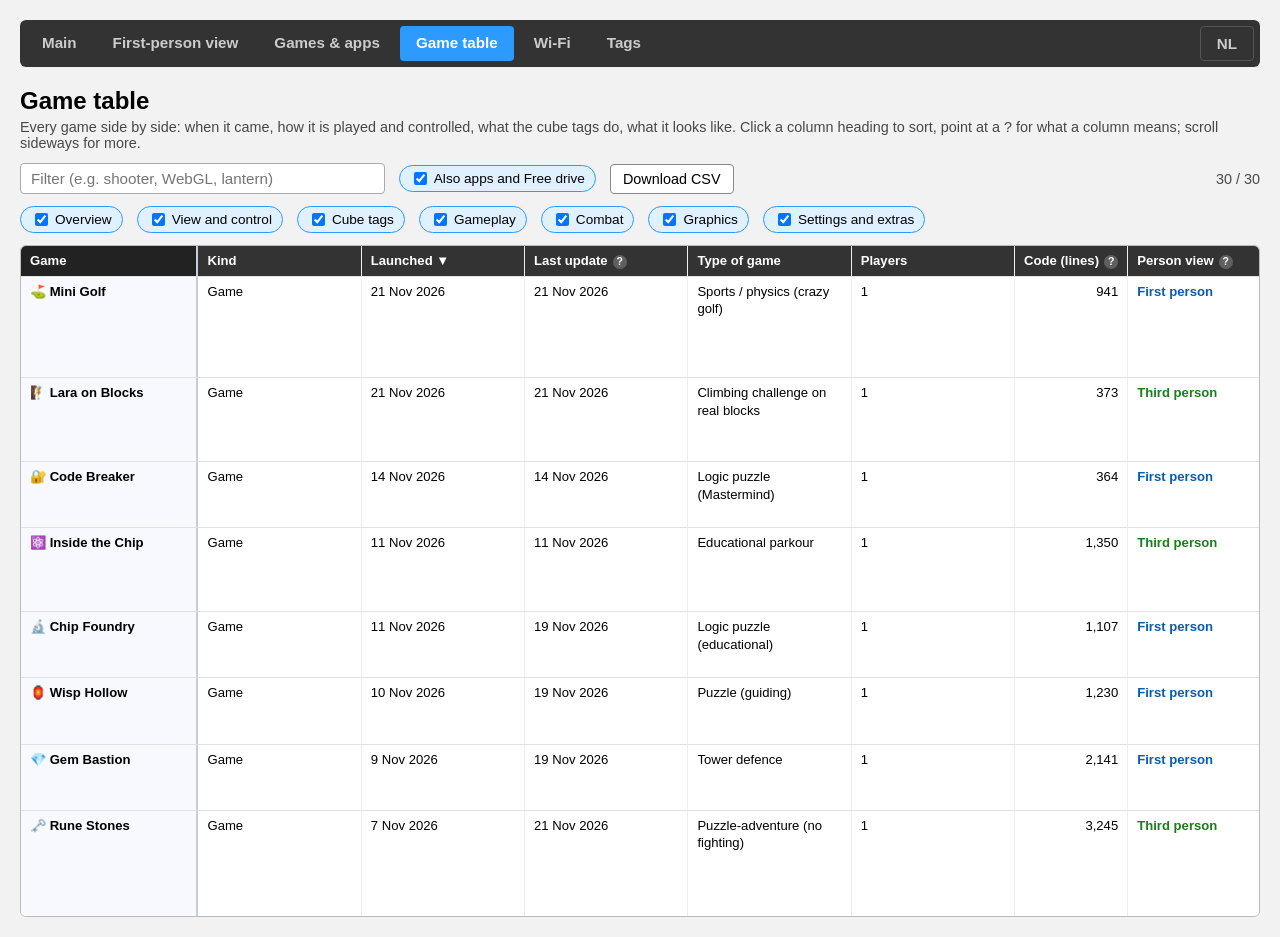
<file: Firmware/Robot_ESP32_C5_IDF/main/littlefs_image/gametable.html>
<!DOCTYPE html>
<html>
<head>
  <meta charset="UTF-8">
  <meta name="viewport" content="width=device-width, initial-scale=1">
  <title>LynXP game table</title>
  <link rel="stylesheet" href="style.css">
  <script src="i18n.js"></script>
  <style>
    body.gametable-page { align-items: stretch; }
    .gt-main { width: 100%; box-sizing: border-box; display: flex; flex-direction: column; gap: 12px; }
    .gt-head h2 { margin: 0 0 4px; }
    .gt-dim { opacity: 0.7; font-size: 0.9em; margin: 0; }
    .gt-bar { display: flex; flex-wrap: wrap; gap: 8px 14px; align-items: center; }
    .gt-bar input[type="search"] { padding: 6px 10px; border: 1px solid #aaa; border-radius: 4px; flex: 1 1 14em; max-width: 24em; min-width: 12em; font-size: 0.95rem; }
    .gt-chip { display: inline-flex; align-items: center; gap: 4px; background: #fff; border: 1px solid #bbb; border-radius: 14px; padding: 3px 10px; font-size: 0.85rem; cursor: pointer; user-select: none; }
    .gt-chip:has(input:checked) { background: #dff0ff; border-color: #2c9aff; }
    .gt-count { margin-left: auto; opacity: 0.7; font-size: 0.9em; }
    .gt-btn { flex: none; min-width: 0; min-height: 0; padding: 6px 12px; border: 1px solid #888; background: #fff; border-radius: 4px; cursor: pointer; font-size: 0.9rem; }
    .gt-btn:hover { background: #eef; }
    .gt-scroll { overflow: auto; max-height: calc(100vh - 230px); min-height: 240px; border: 1px solid #bbb; border-radius: 6px; background: #fff; }
    table.gt { border-collapse: separate; border-spacing: 0; font-size: 0.82rem; line-height: 1.35; }
    .gt th, .gt td { padding: 6px 9px; border-bottom: 1px solid #e2e2e2; border-right: 1px solid #eee; vertical-align: top; text-align: left; min-width: 11em; max-width: 19em; }
    .gt td.wide { min-width: 22em; max-width: 30em; }
    .gt th { position: sticky; top: 0; z-index: 2; background: #333; color: #fff; cursor: pointer; white-space: nowrap; user-select: none; }
    .gt th:hover { background: #444; }
    .gt th.num, .gt td.num { text-align: right; min-width: 5em; }
    .gt td.dots { white-space: nowrap; letter-spacing: 2px; color: #2c6fbf; min-width: 8em; }
    .gt .first { position: sticky; left: 0; z-index: 1; background: #f7f9ff; font-weight: bold; white-space: nowrap; min-width: 12em; border-right: 2px solid #c4cde0; }
    .gt th.first { z-index: 3; background: #222; }
    .gt tbody tr:hover td { background: #fffbe0; }
    .gt tbody tr:hover td.first { background: #fff4b8; }
    .gt td.is-app { font-weight: normal; font-style: italic; }
    .gt td[data-chip="first"] { color: #0b5cad; font-weight: bold; }
    .gt td[data-chip="third"] { color: #1a7f1a; font-weight: bold; }
    .gt td.empty { text-align: center; padding: 30px; }
    .gt-help { display: inline-block; margin-left: 5px; width: 1.35em; height: 1.35em; line-height: 1.35em; text-align: center; border-radius: 50%; background: rgba(255,255,255,0.22); font-size: 0.8em; font-weight: bold; cursor: help; }
    .gt-help:hover, .gt-help:focus { background: #2c9aff; outline: none; }
    .gt-tip { position: fixed; z-index: 20; max-width: 22em; background: #222; color: #fff; padding: 9px 12px; border-radius: 6px; font-size: 0.85rem; line-height: 1.4; box-shadow: 0 3px 12px rgba(0,0,0,0.4); pointer-events: none; }
  </style>
</head>
<body class="gametable-page">
  <nav class="top-nav">
    <a href="/" class="nav-link">Main</a>
    <a href="/cam" class="nav-link">First-person view</a>
    <a href="/games" class="nav-link">Games &amp; apps</a>
    <a href="/gametable.html" class="nav-link active">Game table</a>
    <a href="/wifi" class="nav-link">Wi-Fi</a>
    <a href="/tags" class="nav-link">Tags</a>
  </nav>

  <main class="gt-main">
    <div class="gt-head">
      <h2>Game table</h2>
      <p class="gt-dim">Every game side by side: when it came, how it is played and controlled, what the cube tags do, what it looks like. Click a column heading to sort, point at a ? for what a column means; scroll sideways for more.</p>
    </div>

    <div class="gt-bar">
      <input type="search" id="filter" placeholder="Filter (e.g. shooter, WebGL, lantern)" autocomplete="off">
      <label class="gt-chip"><input type="checkbox" id="showApps"> Also apps and Free drive</label>
      <button type="button" class="gt-btn" id="csvBtn">Download CSV</button>
      <span class="gt-count" id="count"></span>
    </div>
    <div class="gt-bar" id="groups"></div>

    <div class="gt-scroll" id="scroller"><table class="gt" id="matrix"></table></div>

  </main>

  <script src="lynx_common.js"></script>
  <script src="games_table_dates.js"></script>
  <script src="gametable.js"></script>
</body>
</html>
</file>
<file: Firmware/Robot_ESP32_C5_IDF/main/littlefs_image/style.css>
body {
  font-family: sans-serif;
  background: #f2f2f2;
  margin: 0;
  padding: 20px;
  display: flex;
  flex-direction: column;
  align-items: center;
}

.top-nav {
  width: 100%;
  box-sizing: border-box;
  display: flex;
  gap: 4px;
  background: #333;
  border-radius: 6px;
  padding: 6px;
  margin-bottom: 20px;
}

.nav-link {
  color: #ccc;
  text-decoration: none;
  padding: 8px 16px;
  border-radius: 4px;
  font-weight: bold;
  font-size: 0.95rem;
}

.nav-link:hover {
  background: #444;
  color: #fff;
}

.nav-link.active {
  background: #2c9aff;
  color: #fff;
}

/* the EN / NL button (i18n.js): at the right end of the top bar */
button.nav-link.lang-btn {
  flex: none;
  min-width: 0;
  min-height: 0;
  margin-left: auto;
  background: none;
  border: 1px solid #555;
  cursor: pointer;
  font-family: inherit;
}
button.nav-link.lang-btn:hover {
  background: #444;
}

/* --- Cam page: fullscreen webcam viewer (overrides the dashboard body's
   centered/padded layout, since this page is just the stream - no nav bar,
   an overlay button substitutes for it so the stream can use the full
   viewport) --- */

body.cam-body {
  padding: 0;
  /* 100vh sizes to the viewport as if the browser's address bar were
     never there, so on mobile Chrome (before the bar auto-hides on
     scroll) the page is taller than what's actually visible and the
     bottom - the webcam frame and map overlay - gets clipped. 100dvh
     tracks the REAL visible viewport as the address bar shows/hides.
     The plain 100vh above stays as a fallback for browsers that don't
     recognize dvh (an unsupported value is simply ignored, leaving the
     first declaration in effect). */
  height: 100vh;
  height: 100dvh;
  box-sizing: border-box;
  align-items: stretch;
}

.cam-fullscreen {
  position: relative;
  flex: 1;
  background: #000;
  display: flex;
  align-items: center;
  justify-content: center;
  overflow: hidden;
  /* a long press (holding a button, the shield) is not "select this text":
     no selection, no Copy / Select all / Share menu */
  -webkit-user-select: none;
  user-select: none;
  -webkit-touch-callout: none;
}
.cam-fullscreen input,
.cam-fullscreen textarea,
.cam-fullscreen select {
  -webkit-user-select: auto;
  user-select: auto;
}
/* the game's touch buttons: no browser gestures (scroll, zoom) on them */
.game-touch-ui .cam-overlay-btn {
  touch-action: none;
}

.cam-overlay-btn {
  display: block;
  color: #fff;
  text-decoration: none;
  background: rgba(255, 255, 255, 0.08);
  padding: 8px 16px;
  border: none;
  border-radius: 4px;
  font-family: inherit;
  font-weight: bold;
  font-size: 0.95rem;
  text-align: left;
  /* Reset the app-wide `button { ... }` sizing (min 90x60px touch targets)
     for this small overlay control - only matters for the fullscreen
     button, which is a <button>; the "Main" link is an <a> and was never
     affected, but resetting both keeps them visually identical. */
  min-width: auto;
  min-height: auto;
  cursor: pointer;
}

.cam-overlay-btn:hover {
  background: rgba(255, 255, 255, 0.2);
}

/* Menu panel: every clickable button on this page (Main, Fullscreen, Cam
   settings, and whatever gets added later) lives inside this one
   collapsible <details> in the top-left corner, rather than each getting
   its own permanently-visible overlay button scattered around the frame -
   keeps the live camera view uncluttered as more get added over time. */
.cam-menu-panel {
  position: absolute;
  top: 10px;
  left: 10px;
  z-index: 10;
}

.cam-menu-panel > summary {
  display: inline-flex;
  align-items: center;
  color: #fff;
  background: rgba(0, 0, 0, 0.3);
  padding: 8px 16px;
  border-radius: 4px;
  font-weight: bold;
  font-size: 0.95rem;
  cursor: pointer;
  list-style: none;
}

.cam-menu-panel > summary:hover {
  background: rgba(0, 0, 0, 0.55);
}

.cam-menu-panel > summary::-webkit-details-marker {
  display: none;
}

.cam-menu-panel > summary::before {
  content: "\25B6";
  display: inline-block;
  margin-right: 6px;
  transition: transform 0.15s ease;
}

.cam-menu-panel[open] > summary::before {
  transform: rotate(90deg);
}

.cam-menu-panel-body {
  display: flex;
  flex-direction: column;
  gap: 4px;
  margin-top: 4px;
  background: rgba(0, 0, 0, 0.3);
  border-radius: 4px;
  padding: 6px;
}

/* The Menu panel in two columns: a phone held sideways isn't tall enough for
   all its buttons in one. The game/app choice and the gamepad line span
   both; still too tall, it scrolls rather than run off the screen. */
#camMenuPanel .cam-menu-panel-body {
  display: grid;
  grid-template-columns: repeat(2, auto);
  max-height: calc(100vh - 70px);
  max-height: calc(100dvh - 70px);
  overflow-y: auto;
}

#camMenuPanel .cam-mode-label,
#camMenuPanel .cam-gamepad-status {
  grid-column: 1 / -1;
}

/* Second instance of the same collapsible-panel pattern, anchored to the
   opposite corner so it doesn't stack on top of the Menu panel -- e.g. the
   "Overlays" panel. */
.cam-menu-panel-right {
  left: auto;
  right: 10px;
}

/* Toggle switch: a standard checkbox visually restyled as a sliding switch
   (the checkbox itself stays in the DOM/tab order for accessibility, just
   visually hidden) -- used for on/off overlay settings instead of the
   plain checkboxes the Main page uses, to fit this page's touch-oriented,
   large-target overlay-button look. */
.cam-toggle-switch {
  display: flex;
  align-items: center;
  gap: 8px;
  color: #fff;
  font-weight: bold;
  font-size: 0.95rem;
  padding: 8px 10px;
  cursor: pointer;
  user-select: none;
}

.cam-toggle-switch input {
  position: absolute;
  opacity: 0;
  width: 0;
  height: 0;
}

.cam-toggle-slider {
  position: relative;
  flex-shrink: 0;
  width: 38px;
  height: 22px;
  background: rgba(255, 255, 255, 0.25);
  border-radius: 11px;
  transition: background 0.15s ease;
}

.cam-toggle-slider::before {
  content: "";
  position: absolute;
  top: 2px;
  left: 2px;
  width: 18px;
  height: 18px;
  background: #fff;
  border-radius: 50%;
  transition: transform 0.15s ease;
}

.cam-toggle-switch input:checked + .cam-toggle-slider {
  background: #2c9aff;
}

.cam-toggle-switch input:checked + .cam-toggle-slider::before {
  transform: translateX(16px);
}

/* The Overlays panel's switches, compact: there are more of them than a phone
   held sideways has room for at full size (Free drive adds four). Still too
   tall, the panel scrolls. */
#camOverlaysPanel .cam-menu-panel-body {
  gap: 0;
  max-height: calc(100vh - 70px);
  max-height: calc(100dvh - 70px);
  overflow-y: auto;
}

#camOverlaysPanel .cam-toggle-switch {
  padding: 3px 8px;
  gap: 6px;
  font-size: 0.85rem;
}

#camOverlaysPanel .cam-toggle-slider {
  width: 28px;
  height: 16px;
  border-radius: 8px;
}

#camOverlaysPanel .cam-toggle-slider::before {
  width: 12px;
  height: 12px;
}

#camOverlaysPanel .cam-toggle-switch input:checked + .cam-toggle-slider::before {
  transform: translateX(12px);
}

/* a slider in the Overlays panel (the floors' and walls' opacity) */
.cam-range {
  display: flex;
  align-items: center;
  gap: 6px;
  color: #fff;
  font-weight: bold;
  font-size: 0.85rem;
  padding: 3px 8px;
}

.cam-range input {
  width: 80px;
  accent-color: #2c9aff;
}

.cam-range span:last-child {
  min-width: 3em;
  text-align: right;
}

#camOverlaysPanel .cam-overlay-btn {
  margin-top: 4px;
}

.cam-toggle-switch input:focus-visible + .cam-toggle-slider {
  outline: 2px solid #fff;
  outline-offset: 2px;
}

/* Force-landscape: overlays a rotate prompt on touchscreens held in
   portrait (the camera view keeps rendering underneath, dimmed, rather
   than being hidden entirely) and disables the floating touch joysticks
   (see setupCamTouchControls()'s own check) -- a tall/narrow layout was
   never designed for driving via those joysticks, but there's no reason to
   hide the stream itself while the user rotates. Scoped to touch devices
   specifically (hover:none + pointer:coarse) so a desktop browser window
   that happens to be taller than it is wide never triggers this - only
   phones/tablets do. */
.cam-rotate-prompt {
  display: none;
}

@media (orientation: portrait) and (hover: none) and (pointer: coarse) {
  .cam-rotate-prompt {
    display: flex;
    position: fixed;
    inset: 0;
    z-index: 1000;
    background: rgba(0, 0, 0, 0.75);
    color: #fff;
    align-items: center;
    justify-content: center;
    text-align: center;
    font: 1.1rem sans-serif;
    padding: 40px;
    box-sizing: border-box;
  }
}

.cam-map-overlay {
  /* No background/border-radius/border here anymore -- the round map
     background and its border are now drawn on the canvas itself (see
     cam.js's initMapOverlay), specifically so an out-of-range waypoint's
     arrow can be positioned a few px past the drawn circle's edge without
     being discarded: a canvas can only ever render within its own pixel
     buffer bounds regardless of CSS, so the element is sized bigger than
     the visible circle to leave it room to do that. */
  position: absolute;
  bottom: 10px;
  left: 10px;
}

.cam-floor-grid {
  position: absolute;
  top: 0;
  left: 0;
  width: 100%;
  height: 100%;
  pointer-events: none;
}

.cam-fullscreen img {
  /* width/height 100% (not max-width/max-height) so a low-resolution
     stream - run deliberately low-res to minimize latency - is scaled UP
     to fill the viewport rather than displayed at its native pixel size;
     object-fit keeps the aspect ratio intact instead of stretching it. */
  width: 100%;
  height: 100%;
  object-fit: contain;
}

.cam-status {
  position: absolute;
  bottom: 10px;
  left: 10px;
  color: #fff;
  background: rgba(0, 0, 0, 0.6);
  padding: 6px 10px;
  border-radius: 4px;
  font-size: 0.85rem;
}

/* Standalone action button (not tucked in a collapsible panel like Main/
   Fullscreen/Cam settings) -- it's the one thing on this page meant to be
   pressed often and immediately, so it stays permanently visible rather
   than costing an extra tap to reveal each time. */
.cam-fireball-btn {
  position: absolute;
  bottom: 10px;
  right: 10px;
  z-index: 10;
}

/* Floating touch joysticks (see setupCamTouchControls() in cam.js) --
   invisible until the user actually touches down, then appear centered on
   the touch point, same "floating stick" convention as mobile FPS games
   (PUBG Mobile, COD Mobile etc.) rather than a fixed on-screen control:
   comfortable to reach with a thumb from anywhere in its half of the
   screen, with no permanent visual clutter over the camera view.
   pointer-events:none -- the actual touch handling is on the fullscreen
   container itself (so a drag can range further than the visual base
   without losing the touch), these are purely visual feedback. */
.cam-floating-joystick-base {
  position: absolute;
  width: 140px;
  height: 140px;
  margin-left: -70px;
  margin-top: -70px;
  border-radius: 50%;
  background: rgba(255, 255, 255, 0.12);
  border: 2px solid rgba(255, 255, 255, 0.35);
  pointer-events: none;
  z-index: 20;
}

/* Left (drive/strafe) stays neutral white; right (look) tinted teal to
   match the camera-control joystick's color on the Main page. */
.cam-floating-joystick-base-right {
  border-color: rgba(22, 160, 133, 0.6);
}

.cam-floating-joystick-knob {
  position: absolute;
  width: 64px;
  height: 64px;
  left: 50%;
  top: 50%;
  transform: translate(-50%, -50%);
  border-radius: 50%;
  background: rgba(255, 255, 255, 0.5);
}

.cam-floating-joystick-base-right .cam-floating-joystick-knob {
  background: rgba(22, 160, 133, 0.75);
}

/* Only added by JS on detected touch devices (setupCamTouchControls() in
   cam.js) -- disables the browser's own scroll/pinch-zoom gestures within
   the camera view so a drag is captured as joystick input instead. */
.cam-touch-controls-active {
  touch-action: none;
}

.container {
  display: flex;
  gap: 40px;
  flex-wrap: wrap;
}

.panel-column {
  display: flex;
  flex-direction: column;
  gap: 10px;
  width: 320px;
  min-height: 60px;
}

/* Narrow viewports (phone in landscape, small windows): the 320px columns
   themselves are left alone (shrinking them would cramp panel contents),
   but the 40px body padding + inter-column gap is generous desktop
   spacing that alone is often the difference between 1 and 2 columns
   fitting. Two 320px columns + this tighter spacing fit down to about
   664px of viewport width, covering essentially all phones in landscape. */
@media (max-width: 900px) {
  body {
    padding: 8px;
  }

  .top-nav {
    margin-bottom: 8px;
    flex-wrap: wrap; /* (six links and the language button: on a phone, two rows) */
  }

  .nav-link {
    padding: 6px 10px;
    font-size: 0.85rem;
  }

  .container {
    gap: 8px;
  }
}

.reboot-notice {
  box-sizing: border-box;
  background: #fff3cd;
  border: 1px solid #e0a800;
  color: #664d03;
  padding: 10px 14px;
  border-radius: 6px;
  font-size: 0.9rem;
  margin-bottom: 20px;
  cursor: pointer;
}

.reboot-notice:hover {
  background: #ffe8a1;
}

.reboot-notice-dismiss {
  font-size: 0.8rem;
  text-decoration: underline;
  white-space: nowrap;
}

.reboot-reason-display {
  font-size: 0.85rem;
  color: #444;
  margin-bottom: 8px;
}

.form-group {
  margin-top: 10px;
}

.form-group h4 {
  margin: 15px 0 8px 0;
}

.panel {
  border: 2px solid #333;
  border-radius: 6px;
  background-color: #f9f9f9;
}

.panel > summary {
  display: flex;
  align-items: center;
  font-weight: bold;
  font-size: 1.1em;
  cursor: pointer;
  padding: 10px;
  list-style: none;
}

.panel-drag-handle {
  width: 16px;
  height: 18px;
  margin-left: auto;
  padding-left: 12px;
  flex-shrink: 0;
  cursor: grab;
  position: relative;
}

.panel-drag-handle::before {
  content: "";
  position: absolute;
  top: 2px;
  left: 12px;
  width: 4px;
  height: 4px;
  border-radius: 50%;
  background: #888;
  box-shadow:
    0 6px 0 #888,
    0 12px 0 #888,
    8px 0 0 #888,
    8px 6px 0 #888,
    8px 12px 0 #888;
}

.panel.panel-dragging {
  opacity: 0.5;
}

body.panel-drag-active {
  cursor: grabbing;
  user-select: none;
  -webkit-user-select: none;
}

body.panel-drag-active .panel-drag-handle {
  cursor: grabbing;
}

body.layout-locked .panel-drag-handle {
  cursor: not-allowed;
  opacity: 0.35;
}

.panel > summary::-webkit-details-marker {
  display: none;
}

.panel > summary::before {
  content: "\25B6";
  display: inline-block;
  margin-right: 6px;
  transition: transform 0.15s ease;
}

.panel[open] > summary::before {
  transform: rotate(90deg);
}

.panel-body {
  padding: 0 10px 10px 10px;
}

.panel-body h4 {
  margin: 10px 0 8px 0;
}

.checkbox-group label {
  display: flex;
  align-items: flex-start;
  gap: 6px;
  margin-bottom: 6px;
}

.checkbox-group label input[type="checkbox"] {
  flex-shrink: 0;
  margin-top: 3px;
}

.inline-group {
  display: flex;
  align-items: center;
  gap: 8px;
}

.inline-group label {
  min-width: 90px;
}

.inline-group input {
  width: 90px;
}

input[type="number"] {
  width: 90px;
  padding: 4px;
}

select {
  width: 100%;
  box-sizing: border-box;
  padding: 5px;
  font-size: 1rem;
}

.slider-group {
  display: flex;
  flex-direction: column;
  gap: 8px;
  margin-top: 15px;
}

.slider-group input[type="range"] {
  width: 100%;
}

.joystick-container {
  width: 220px;
  height: 220px;
  background-color: #eee;
  /* Horizontal/vertical/diagonal guide lines through the center, as a
     driving aid (e.g. keeping the knob on the vertical line drives
     straight, on the horizontal line turns on the spot). Background-image
     rather than an SVG/canvas overlay so it's a single declarative layer
     that #joystickContainer2 doesn't need to redraw, just recolor. */
  background-image:
    linear-gradient(to right, transparent calc(50% - 1px), rgba(0, 0, 0, 0.18) calc(50% - 1px), rgba(0, 0, 0, 0.18) calc(50% + 1px), transparent calc(50% + 1px)),
    linear-gradient(to bottom, transparent calc(50% - 1px), rgba(0, 0, 0, 0.18) calc(50% - 1px), rgba(0, 0, 0, 0.18) calc(50% + 1px), transparent calc(50% + 1px)),
    linear-gradient(45deg, transparent calc(50% - 1px), rgba(0, 0, 0, 0.14) calc(50% - 1px), rgba(0, 0, 0, 0.14) calc(50% + 1px), transparent calc(50% + 1px)),
    linear-gradient(-45deg, transparent calc(50% - 1px), rgba(0, 0, 0, 0.14) calc(50% - 1px), rgba(0, 0, 0, 0.14) calc(50% + 1px), transparent calc(50% + 1px));
  border: 2px solid #aaa;
  border-radius: 50%;
  position: relative;
  margin: 20px auto;
  touch-action: none;
  -webkit-touch-callout: none;
  -webkit-user-select: none;
  user-select: none;
}

.joystick-container.active {
  border-color: #2c9aff;
  box-shadow: 0 0 10px rgba(44, 154, 255, 0.8);
}

.joystick-knob {
  width: 60px;
  height: 60px;
  background: #444;
  border-radius: 50%;
  position: absolute;
  top: 50%;
  left: 50%;
  transform: translate(-50%, -50%);
  touch-action: none;
  -webkit-touch-callout: none;
  -webkit-user-select: none;
  user-select: none;
}

/* Control-frame joystick: tinted purple to match its purple reference arrow
   on the map, and to be visually distinct at a glance from the motor
   joystick above -- same size/shape, different behavior (field-oriented
   relative to a rotatable frame rather than direct per-wheel drive), so the
   two are easy to mix up otherwise. */
#joystickContainer2 {
  background-color: #f2e9f7;
  border-color: #9b59b6;
}

#joystickContainer2.active {
  border-color: #8e44ad;
  box-shadow: 0 0 10px rgba(142, 68, 173, 0.8);
}

#joystickKnob2 {
  background: #8e44ad;
}

/* Camera control joystick: X axis rotates the control frame (same
   proportional control the old horizontal drag strip had -- center is
   stopped, edges are the robot's full physical spin speed), Y axis sets the
   tilt angle directly and holds it on release. Teal-tinted, distinct from
   the motor joystick (default gray) and the control-frame joystick (purple)
   above, since it combines a rate control and a position control in one
   widget -- worth flagging visually as its own thing. */
.camera-control-joystick {
  background-color: #e0f5f2;
  border-color: #16a085;
}

.camera-control-joystick.active {
  border-color: #117a65;
  box-shadow: 0 0 10px rgba(17, 122, 101, 0.8);
}

#cameraControlKnob {
  background: #117a65;
}

.camera-control-caption {
  font-size: 0.8rem;
  color: #666;
  text-align: center;
  margin: -10px auto 10px;
  max-width: 220px;
}

.lab1-buttons {
  display: flex;
  gap: 10px;
  margin-top: 10px;
}

.lab2-buttons {
  display: grid;
  grid-template-columns: 1fr 1fr;
  gap: 10px;
  margin-top: 10px;
}

.action-buttons {
  display: grid;
  grid-template-columns: 1fr 1fr;
  gap: 10px;
  margin-top: 10px;
}

.lab1-buttons.active,
.lab2-buttons.active {
  border: 2px solid #2c9aff;
  border-radius: 10px;
  padding: 10px;
  box-shadow: 0 0 10px rgba(44, 154, 255, 0.4);
}

button {
  flex: 1;
  min-width: 90px;
  min-height: 60px;
  padding: 10px;
  font-size: 1rem;
}

.map-group {
  margin-top: 10px;
  text-align: center;
}

.map-group.active #map {
  border-color: #2c9aff;
  box-shadow: 0 0 10px rgba(44, 154, 255, 0.4);
}

#map {
  background: #fff;
  border: 2px solid #aaa;
  border-radius: 6px;
  cursor: pointer;
  box-sizing: border-box;
  max-width: 100%;
  height: auto;
}

#ws-status,
#ws-clients {
  margin-top: 6px;
  font-size: 0.9rem;
  color: #666;
}

.link-disabled {
  opacity: 0.4;
  pointer-events: none;
  cursor: default;
}

.diag-grid {
  margin-top: 10px;
  display: grid;
  grid-template-columns: auto 1fr;
  gap: 3px 10px;
  font-size: 0.85rem;
}

.diag-grid span:nth-child(odd) {
  color: #666;
}

.diag-grid .diag-warn {
  color: #c00;
  font-weight: bold;
}

/* No STAT line heard from the cam in a while -- values below are frozen,
   not live, so grey the whole block rather than let stale numbers look
   current. */
.diag-grid.diag-stale {
  opacity: 0.5;
}

#rttGraph {
  background: #fff;
  border: 2px solid #aaa;
  border-radius: 6px;
  display: block;
  margin-top: 8px;
}

.speedometer-group {
  margin-top: 10px;
  text-align: center;
}

#speedometerGauge {
  background: #fff;
  border: 2px solid #aaa;
  border-radius: 6px;
  display: block;
  margin: 0 auto;
}

#rtt-stats {
  margin-top: 6px;
  font-size: 0.85rem;
  color: #666;
}

#gotoWheelVelStats {
  margin-top: 6px;
  font-size: 0.85rem;
  color: #666;
}

#servoPulseUsDisplay {
  margin-top: 6px;
  font-size: 0.85rem;
  color: #666;
}

.sys-stats {
  margin-top: 6px;
  width: 100%;
  border-collapse: collapse;
  font-size: 0.85rem;
}

.sys-stats th, .sys-stats td {
  text-align: left;
  padding: 3px 8px 3px 0;
  border-bottom: 1px solid #ddd;
  white-space: normal;
  word-wrap: break-word;
}

.sys-stats th {
  color: #444;
}

.sys-stats td {
  color: #666;
}

.sys-stats caption {
  text-align: left;
  font-size: 0.8rem;
  color: #666;
  margin-bottom: 4px;
  caption-side: top;
}

.goto-graph-block {
  margin-top: 10px;
}

.goto-graph-label {
  font-size: 0.8rem;
  color: #666;
  margin-bottom: 4px;
}

.goto-graph-block canvas {
  background: #fff;
  border: 2px solid #aaa;
  border-radius: 6px;
  display: block;
}

.waypoints-table {
  margin-top: 6px;
  width: 100%;
  border-collapse: collapse;
  font-size: 0.85rem;
}

.waypoints-table th, .waypoints-table td {
  text-align: left;
  padding: 4px 6px 4px 0;
  border-bottom: 1px solid #ddd;
}

.waypoints-table th {
  color: #444;
}

.waypoints-table td {
  color: #666;
}

.waypoints-table tbody tr {
  cursor: pointer;
}

.waypoints-table tbody tr.selected {
  background: #d6ebff;
}

.waypoints-table tbody tr.home-row td {
  font-style: italic;
}

.waypoints-table input[type="text"],
.waypoints-table input[type="number"] {
  width: 100%;
  box-sizing: border-box;
  padding: 2px;
}

.waypoints-actions,
.waypoints-edit-actions {
  margin-top: 8px;
}

.waypoint-auto-advance-status {
  margin-top: -4px;
  margin-bottom: 6px;
  font-size: 0.85rem;
  color: #666;
  min-height: 1.1em;
}

/* --- Wi-Fi networks manager (wifi.js): Main page panel + /wifi setup page --- */

.wifi-page .wifi-card {
  width: 100%;
  max-width: 520px;
  box-sizing: border-box;
}

.wifi-page .wifi-card h3 {
  margin: 12px 0 6px 0;
}

.wifi-mgr {
  font-size: 0.9rem;
}

.wifi-mgr [hidden] {
  display: none;
}

.wifi-status {
  margin-top: 4px;
}

.wifi-cam {
  color: #555;
}

.wifi-success {
  margin-top: 8px;
  padding: 8px;
  border-radius: 6px;
  background: #e3f5e3;
  border: 1px solid #7bbf7b;
}

.wifi-list {
  list-style: none;
  margin: 0;
  padding: 0;
}

.wifi-list li {
  display: flex;
  align-items: center;
  gap: 6px;
  padding: 5px 0;
  border-bottom: 1px solid #e2e2e2;
}

.wifi-main {
  display: flex;
  flex-wrap: wrap;
  align-items: baseline;
  gap: 4px 6px;
  flex: 1;
  min-width: 0;
}

.wifi-ssid {
  font-weight: bold;
  overflow-wrap: anywhere;
}

.wifi-tag {
  font-size: 0.8rem;
  color: #555;
  white-space: nowrap;
}

.wifi-tag-warn,
.wifi-tag-dim {
  white-space: normal;
}

.wifi-tag-ok {
  color: #1a7f1a;
  font-weight: bold;
}

.wifi-tag-warn {
  color: #b35900;
}

.wifi-tag-dim,
.wifi-dim {
  color: #888;
}

.wifi-pickable {
  cursor: pointer;
}

/* A saved network's access points, folded under its row in "Nearby networks". */
.wifi-list li:has(> .wifi-aps) {
  flex-wrap: wrap;
}

.wifi-aps {
  flex-basis: 100%;
  margin: 2px 0 0 14px;
  font-size: 0.9rem;
  cursor: default;
}

.wifi-aps summary {
  cursor: pointer;
  color: #555;
}

.wifi-aps li:last-child {
  border-bottom: none;
}

.wifi-bssid {
  font-family: monospace;
}

.wifi-pickable:hover {
  background: #eef3fb;
}

.wifi-actions {
  display: flex;
  gap: 4px;
  flex-shrink: 0;
}

.wifi-heading-row {
  display: flex;
  align-items: center;
  justify-content: space-between;
}

/* The page-wide button style is sized for joystick-adjacent touch targets;
   list actions here need to sit inline. */
.wifi-btn {
  flex: none;
  min-width: 0;
  min-height: 0;
  padding: 4px 10px;
  font-size: 0.85rem;
}

.wifi-btn-primary {
  padding: 8px 16px;
  font-size: 1rem;
}

.wifi-btn-danger {
  color: #a00;
}

.wifi-form {
  display: flex;
  flex-direction: column;
  gap: 6px;
  align-items: stretch;
}

.wifi-form input[type="text"],
.wifi-form input[type="password"] {
  padding: 8px;
  font-size: 1rem;
  box-sizing: border-box;
  width: 100%;
  margin: 0;
}

.wifi-form .wifi-btn-primary {
  align-self: flex-start;
}

.wifi-show-pw {
  font-size: 0.85rem;
}

.wifi-msg {
  min-height: 1.2em;
  margin: 6px 0 0 0;
}

.wifi-error {
  color: #c00;
}

.wifi-country {
  display: flex;
  flex-wrap: wrap;
  align-items: center;
  gap: 6px;
  margin: 10px 0;
  font-size: 0.85rem;
}

.wifi-country select {
  width: auto;
  padding: 3px;
}

/* --- First-person view: games/apps additions (cam.html, ar.js) --- */

.cam-mode-label {
  display: flex;
  flex-direction: column;
  gap: 2px;
  color: #fff;
  font-size: 0.8rem;
  padding: 4px 6px 0 6px;
}

.cam-mode-select {
  font-size: 0.9rem;
  padding: 4px;
}

.game-canvas {
  z-index: 5;
}

.game-touch-ui {
  position: absolute;
  right: 10px;
  bottom: 60px;
  z-index: 10;
  display: flex;
  flex-direction: column;
  /* too many for the height: a second column to the left, not up over the panels */
  flex-wrap: wrap-reverse;
  align-content: flex-start;
  max-height: calc(100% - 140px);
  gap: 6px;
}

/* a small screen (a phone): the buttons as their icons, smaller */
@media (max-width: 760px), (max-height: 480px) {
  .game-touch-ui {
    right: 6px;
    bottom: 52px;
    gap: 4px;
    max-height: calc(100% - 110px);
  }
  .game-touch-ui .cam-overlay-btn {
    min-width: 40px;
    padding: 5px 6px;
    font-size: 1.05rem;
    line-height: 1.1;
  }
  .game-touch-ui .touch-lbl {
    display: none;
  }
}

.game-touch-ui:empty {
  display: none;
}

/* --- Games & apps page (games.html) --- */

.games-main {
  width: 100%;
  max-width: 1000px;
  display: flex;
  flex-direction: column;
  gap: 16px;
}

.games-hero {
  display: flex;
  flex-wrap: wrap;
  justify-content: space-between;
  align-items: flex-end;
  gap: 12px;
}

.games-hero h2 {
  margin: 8px 0 4px 0;
}

.games-hero-actions {
  display: flex;
  align-items: flex-end;
  gap: 12px;
  flex-wrap: wrap;
}

.games-player {
  display: flex;
  flex-direction: column;
  font-size: 0.85rem;
  gap: 2px;
}

.games-player input {
  padding: 6px;
  font-size: 1rem;
  width: 150px;
}

.games-play-btn {
  display: inline-block;
  padding: 10px 20px;
  background: #1a7f1a;
  color: #fff;
  font-weight: bold;
  border-radius: 6px;
  text-decoration: none;
}

.games-play-btn:hover {
  background: #146414;
}

.games-dim {
  color: #666;
}

.games-small {
  font-size: 0.8rem;
}

.games-section-title {
  margin: 14px 0 8px;
  font-size: 1.05rem;
}

.games-picks {
  margin-bottom: 6px;
}

.games-picks .games-card:not(.games-card-active) {
  border-color: #e0b84a;
  background: #fffaf0;
}

.games-tag.games-tag-pick {
  background: #f5d36b;
  color: #4a3500;
}

.games-card-date {
  font-size: 0.75rem;
  color: #777;
  margin-bottom: 2px;
}

.games-grid {
  display: grid;
  grid-template-columns: repeat(auto-fill, minmax(280px, 1fr));
  gap: 10px;
}

.games-card {
  display: flex;
  gap: 10px;
  padding: 10px;
  border: 2px solid #ccc;
  border-radius: 8px;
  background: #fff;
  cursor: pointer;
}

.games-card:hover {
  border-color: #888;
}

.games-card-editing {
  border-color: #3a6fd8;
}

.games-card-active {
  border-color: #1a7f1a;
  background: #f1fbf1;
}

.games-card-icon {
  font-size: 2rem;
  line-height: 1;
}

.games-card-body {
  display: flex;
  flex-direction: column;
  gap: 6px;
  min-width: 0;
  flex: 1;
}

.games-card-title {
  font-weight: bold;
  display: flex;
  flex-wrap: wrap;
  align-items: center;
  gap: 6px;
}

.games-card-blurb {
  font-size: 0.85rem;
  color: #444;
}

.games-card-actions {
  margin-top: auto;
}

.games-tag {
  font-size: 0.7rem;
  font-weight: normal;
  padding: 1px 6px;
  border-radius: 8px;
  background: #e6e6e6;
  color: #444;
}

.games-tag-ai {
  background: #e2ecff;
  color: #2a4fa0;
}

/* The page-wide button style is sized for touch driving; these sit inline. */
.games-btn {
  flex: none;
  min-width: 0;
  min-height: 0;
  padding: 6px 12px;
  font-size: 0.9rem;
}

.games-btn-on {
  background: #1a7f1a;
  color: #fff;
  border: 1px solid #146414;
}

.games-btn-quiet {
  font-size: 0.8rem;
  padding: 3px 8px;
}

.games-card-wide {
  width: 100%;
  box-sizing: border-box;
}

.games-settings-head {
  display: flex;
  align-items: baseline;
  gap: 12px;
}

.games-settings-head h3 {
  margin: 12px 0 0 0;
}

.games-saved {
  font-size: 0.85rem;
  color: #1a7f1a;
}

.games-form {
  display: grid;
  grid-template-columns: repeat(auto-fill, minmax(220px, 1fr));
  gap: 10px 16px;
  align-items: end;
}

.games-field {
  display: flex;
  flex-direction: column;
  gap: 3px;
  font-size: 0.9rem;
}

.games-field input[type="number"],
.games-field select {
  width: 100%;
  box-sizing: border-box;
  padding: 5px;
}

.games-field-check {
  flex-direction: row;
  align-items: center;
  gap: 6px;
}

.games-field-wide {
  grid-column: 1 / -1;
}

.games-chips {
  display: flex;
  flex-wrap: wrap;
  gap: 4px;
}

.games-chip {
  flex: none;
  min-width: 0;
  min-height: 0;
  padding: 3px 8px;
  font-size: 0.8rem;
  border-radius: 12px;
  border: 1px solid #bbb;
  background: #f4f4f4;
}

.games-chip-on {
  background: #d6f5d6;
  border-color: #1a7f1a;
}

.games-row {
  display: flex;
  flex-wrap: wrap;
  gap: 12px;
  align-items: center;
  margin: 8px 0;
}

.games-file {
  display: flex;
  flex-direction: column;
  font-size: 0.85rem;
  gap: 3px;
}

.games-model-status {
  font-weight: bold;
  overflow-wrap: anywhere;
}

.games-model-url {
  display: flex;
  flex-direction: column;
  font-size: 0.85rem;
  gap: 3px;
  margin: 8px 0;
}

.games-model-url input {
  width: 100%;
  box-sizing: border-box;
}

.games-ok {
  color: #1a7f1a;
}

.games-warn {
  color: #b35900;
}

.games-boards {
  display: grid;
  grid-template-columns: repeat(auto-fill, minmax(260px, 1fr));
  gap: 12px;
}

.games-board-head {
  display: flex;
  justify-content: space-between;
  align-items: center;
  margin-bottom: 4px;
}

.games-score-table {
  width: 100%;
  border-collapse: collapse;
  font-size: 0.9rem;
}

.games-score-table td {
  padding: 2px 4px;
  border-bottom: 1px solid #eee;
}

.games-score {
  font-weight: bold;
  text-align: right;
}

.games-keys {
  border-collapse: collapse;
  font-size: 0.85rem;
}

.games-keys td {
  padding: 3px 10px 3px 0;
}

.games-keys td:nth-child(odd) {
  font-family: ui-monospace, Consolas, monospace;
  font-weight: bold;
  white-space: nowrap;
}

.games-page progress {
  width: 100%;
}

/* Gamepad status line in the camera page's Menu panel. */
.cam-gamepad-status {
  max-width: 190px;
  color: #ddd;
  font-size: 0.75rem;
  line-height: 1.3;
}

/* Short-lived notice over the camera view (e.g. gamepad connected). */
.cam-toast {
  position: absolute;
  top: 12px;
  left: 50%;
  transform: translateX(-50%);
  z-index: 30;
  padding: 6px 14px;
  border-radius: 16px;
  background: rgba(0, 0, 0, 0.7);
  color: #fff;
  font-size: 0.9rem;
  opacity: 0;
  pointer-events: none;
  transition: opacity 0.3s;
}

.cam-toast.visible {
  opacity: 1;
}

/* A camera-page button waiting for its confirming second tap. */
.cam-overlay-btn.cam-btn-armed {
  background: #b3261e;
  color: #fff;
}

/* A game's introduction (intro.js): over everything on the camera page */
.intro-layer {
  position: absolute;
  inset: 0;
  z-index: 60;
  touch-action: none;
  transition: opacity 0.5s;
  font-family: system-ui, sans-serif;
}
.intro-layer.intro-gone {
  opacity: 0;
  pointer-events: none;
}
.intro-title {
  position: absolute;
  left: 0;
  right: 0;
  top: 16%;
  text-align: center;
  color: #fff;
  text-shadow: 0 2px 12px rgba(0, 0, 0, 0.9);
  transition: opacity 0.3s;
  pointer-events: none;
}
.intro-icon {
  font-size: clamp(36px, 9vmin, 84px);
  line-height: 1.1;
}
.intro-name {
  font: normal clamp(30px, 8vmin, 72px) / 1.1 Impact, "Arial Black", sans-serif;
  letter-spacing: 0.04em;
}
.intro-kicker {
  margin-top: 4px;
  font-size: clamp(13px, 2.4vmin, 18px);
  letter-spacing: 0.3em;
  text-transform: uppercase;
  color: #ffe9a8;
}
.intro-sub {
  position: absolute;
  left: 50%;
  bottom: 9%;
  transform: translateX(-50%);
  width: min(92%, 860px);
  text-align: center;
  pointer-events: none;
}
.intro-sub span {
  display: inline-block;
  padding: 8px 16px;
  border-radius: 8px;
  background: rgba(0, 0, 0, 0.72);
  color: #fff;
  font-size: clamp(15px, 2.9vmin, 24px);
  line-height: 1.35;
}
.intro-bar {
  position: absolute;
  left: 0;
  right: 0;
  bottom: 0;
  height: 4px;
  background: rgba(255, 255, 255, 0.12);
  pointer-events: none;
}
.intro-bar div {
  height: 100%;
  width: 0;
  background: #ffcf5a;
}
.intro-ctrl {
  position: absolute;
  right: 12px;
  bottom: 18px;
  display: flex;
  gap: 8px;
  align-items: center;
  flex-wrap: wrap;
  justify-content: flex-end;
}
.intro-btn,
.intro-check {
  padding: 8px 14px;
  border: 1px solid rgba(255, 255, 255, 0.35);
  border-radius: 8px;
  background: rgba(0, 0, 0, 0.6);
  color: #fff;
  font-size: 15px;
  cursor: pointer;
  white-space: nowrap;
}
.intro-skip {
  background: rgba(255, 190, 60, 0.9);
  color: #1a1206;
  font-weight: 600;
}
.intro-check input {
  vertical-align: middle;
}
.intro-hint {
  position: absolute;
  left: 12px;
  bottom: 18px;
  color: rgba(255, 255, 255, 0.55);
  font-size: 12px;
  pointer-events: none;
}
.intro-fade {
  position: absolute;
  inset: 0;
  background: #000;
  opacity: 0;
  transition: opacity 0.45s;
  pointer-events: none;
}
@media (max-width: 760px), (max-height: 480px) {
  .intro-hint {
    display: none;
  }
  .intro-sub {
    bottom: 64px;
  }
  .intro-ctrl {
    bottom: 10px;
    right: 8px;
  }
  .intro-btn,
  .intro-check {
    padding: 6px 10px;
    font-size: 13px;
  }
}
/* (the page's own buttons are hidden while an introduction plays) */
body.intro-playing .cam-menu-panel,
body.intro-playing .game-touch-ui,
body.intro-playing .cam-fireball-btn {
  visibility: hidden;
}
</file>
